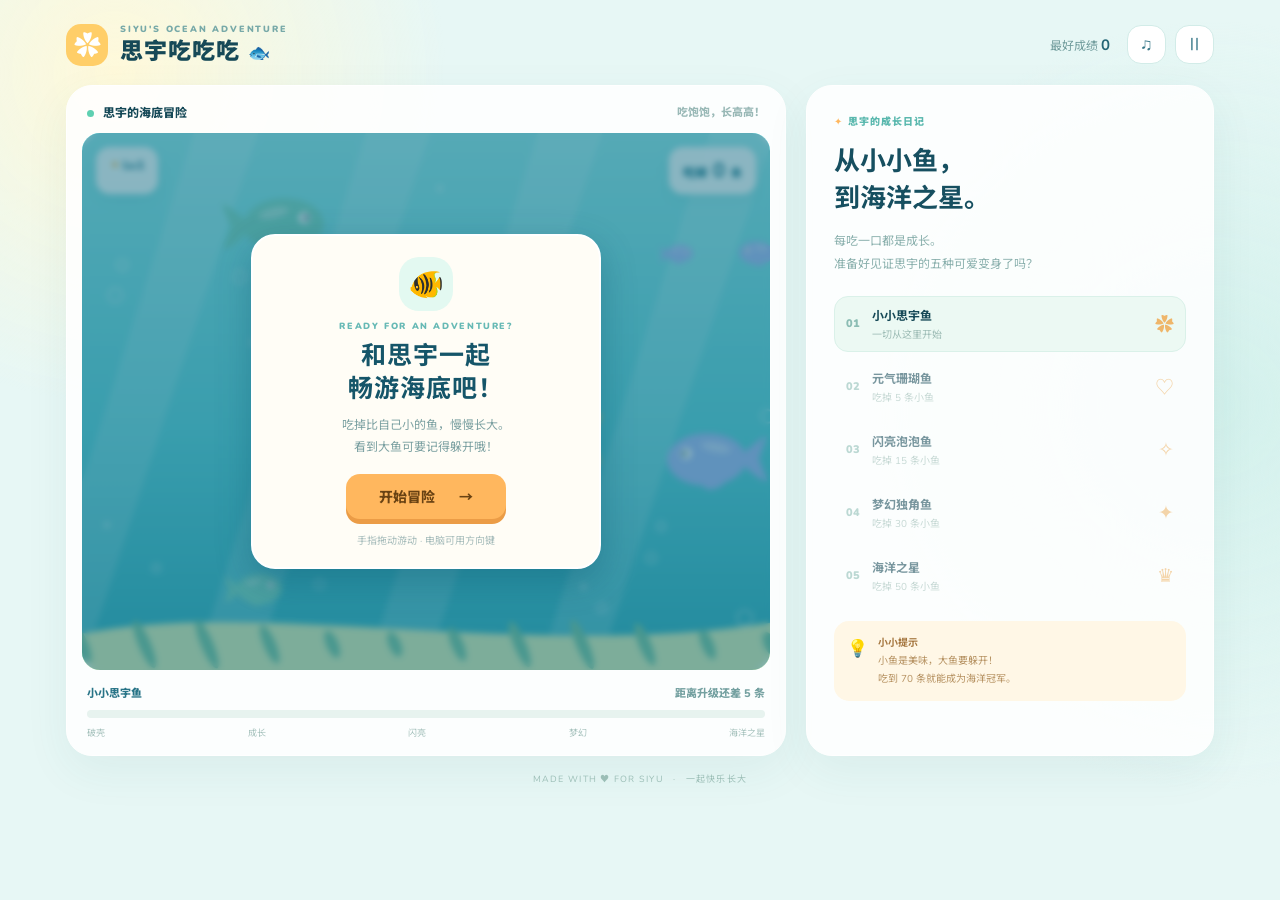
<file: index.html>
<!doctype html>
<html lang="zh-CN"><head><meta charset="utf-8"><meta name="viewport" content="width=device-width, initial-scale=1, viewport-fit=cover"><meta name="theme-color" content="#0c738a"><title>思宇吃吃吃 · 海底成长日记</title><link rel="stylesheet" href="style.css"></head>
<body><main class="app"><header class="top"><div class="brand"><span class="brand-icon">✿</span><div><div class="eyebrow">SIYU'S OCEAN ADVENTURE</div><h1>思宇吃吃吃 <span>🐟</span></h1></div></div><div class="top-right"><span class="best-label">最好成绩 <b id="best">0</b></span><button id="sound" class="icon-button" aria-label="关闭声音" title="声音">♫</button><button id="pause" class="icon-button" aria-label="暂停游戏" title="暂停">Ⅱ</button></div></header>
<div class="layout"><section class="game-card"><div class="game-head"><div><span class="live-dot"></span> 思宇的海底冒险</div><span class="tiny">吃饱饱，长高高！</span></div><div class="game-wrap" id="gameWrap"><canvas id="game" aria-label="大鱼吃小鱼游戏画面"></canvas><div class="hud"><div class="level-pill"><span>✦</span> <span id="level">Lv.1</span></div><div class="score-pill">吃掉 <strong id="score">0</strong> <small>条</small></div></div><div id="notice" class="notice"></div><div class="overlay" id="overlay"><div class="panel"><div id="panelIcon" class="panel-icon">🐠</div><div id="winner" class="winner-fish" hidden><span class="winner-tail"></span><span class="winner-crown">♛</span><img src="avatar.jpg" alt="思宇的海洋之星造型"><span class="winner-sparkle">✦</span></div><p class="panel-kicker" id="panelKicker">READY FOR AN ADVENTURE?</p><h2 id="panelTitle">和思宇一起<br>畅游海底吧！</h2><p id="panelText">吃掉比自己小的鱼，慢慢长大。<br>看到大鱼可要记得躲开哦！</p><button id="start" class="primary">开始冒险 <span>→</span></button><div class="panel-foot">手指拖动游动 · 电脑可用方向键</div></div></div></div><div class="progress-block"><div class="progress-line"><span id="stageName">小小思宇鱼</span><span id="progressText">距离升级还差 5 条</span></div><div class="track"><div id="progress" class="progress"></div></div><div class="milestones"><span>破壳</span><span>成长</span><span>闪亮</span><span>梦幻</span><span>海洋之星</span></div></div></section>
<aside class="sidebar"><div class="side-heading"><span>✦</span> 思宇的成长日记</div><h2>从小小鱼，<br>到海洋之星。</h2><p class="side-copy">每吃一口都是成长。<br>准备好见证思宇的五种可爱变身了吗？</p><div class="stage-list"><div class="stage active" data-stage="1"><i>01</i><div><b>小小思宇鱼</b><small>一切从这里开始</small></div><span>✿</span></div><div class="stage" data-stage="2"><i>02</i><div><b>元气珊瑚鱼</b><small>吃掉 5 条小鱼</small></div><span>♡</span></div><div class="stage" data-stage="3"><i>03</i><div><b>闪亮泡泡鱼</b><small>吃掉 15 条小鱼</small></div><span>✧</span></div><div class="stage" data-stage="4"><i>04</i><div><b>梦幻独角鱼</b><small>吃掉 30 条小鱼</small></div><span>✦</span></div><div class="stage" data-stage="5"><i>05</i><div><b>海洋之星</b><small>吃掉 50 条小鱼</small></div><span>♛</span></div></div><div class="tip"><span>💡</span><div><b>小小提示</b><br>小鱼是美味，大鱼要躲开！<br>吃到 70 条就能成为海洋冠军。</div></div></aside></div><footer>MADE WITH ♥ FOR SIYU <span>·</span> 一起快乐长大</footer></main><script src="game.js"></script></body></html>
</file>
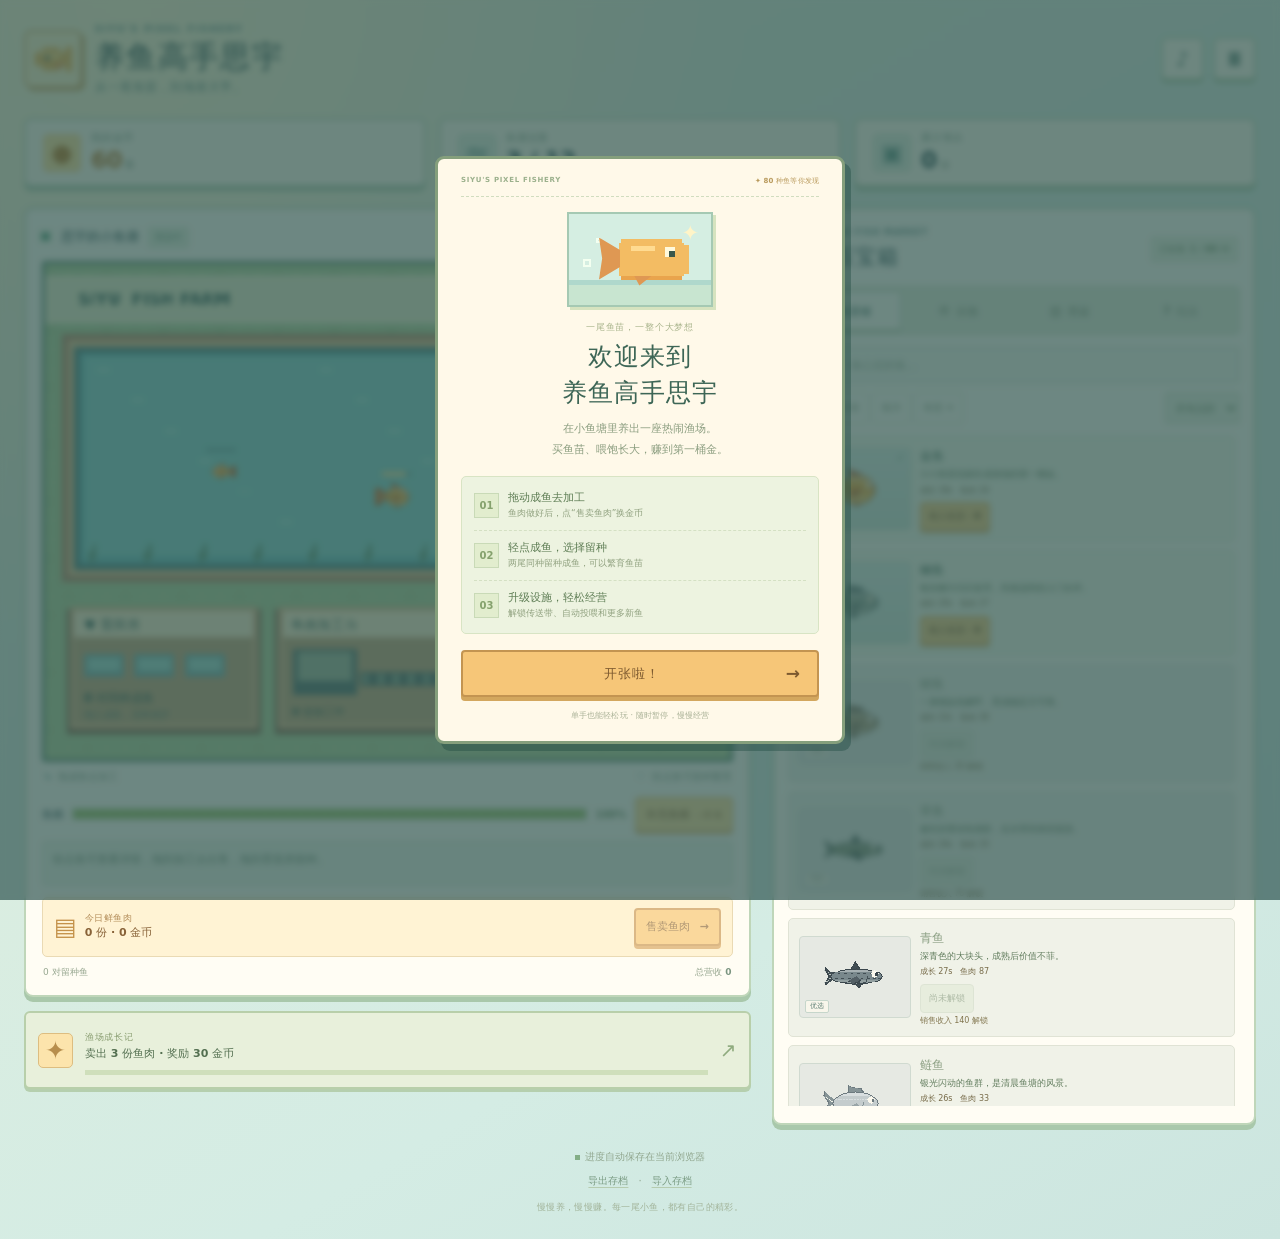
<file: fish-farm/index.html>
<!doctype html>
<html lang="zh-CN">
<head>
<meta charset="utf-8"><meta name="viewport" content="width=device-width,initial-scale=1,viewport-fit=cover"><meta name="theme-color" content="#d8eee4"><meta name="description" content="养鱼高手思宇：一座装满奇思妙想的像素渔场。买鱼苗、养大、留种繁育，经营属于你的鱼肉工坊。"><meta name="apple-mobile-web-app-capable" content="yes"><title>养鱼高手思宇 · 像素渔场</title><link rel="stylesheet" href="style.css"><link rel="manifest" href="manifest.webmanifest"><link rel="apple-touch-icon" href="icon-192.png">
</head>
<body>
<main class="app">
<header class="top"><div class="brand"><div class="brand-mark" aria-hidden="true"><svg viewBox="0 0 48 48"><path fill="#f4bc60" d="M5 17h8v-5h18v5h6v-6h7v26h-7v-6h-6v5H13v-5H5z"/><path fill="#ffd986" d="M13 17h18v7H13z"/><path fill="#284b50" d="M16 21h4v4h-4z"/><path fill="#ee9251" d="M27 29h7v4h-7z"/></svg></div><div><span class="eyebrow">SIYU'S PIXEL FISHERY</span><h1>养鱼高手思宇</h1><p>从一尾鱼苗，到海港大亨。</p></div></div><div class="controls"><button id="sound" class="icon-button" type="button" aria-label="关闭音效" title="音效">♫</button><button id="pause" class="icon-button" type="button" aria-label="暂停游戏" title="暂停">Ⅱ</button></div></header>
<section class="stats" aria-label="渔场概况"><div class="stat stat-coins"><span class="stat-icon" aria-hidden="true">●</span><div><small>我的金币</small><b id="coins">40</b><span class="unit"> G</span></div></div><div class="stat"><span class="stat-icon fish-symbol" aria-hidden="true">≈</span><div><small>鱼塘住客</small><b id="count">3 / 8</b><span class="unit"> 条</span></div></div><div class="stat"><span class="stat-icon" aria-hidden="true">▣</span><div><small>累计售出</small><b id="sold">0</b><span class="unit"> 份</span></div></div></section>
<div class="game-layout">
<div class="farm-column">
<section class="farm-card" aria-label="我的渔场"><div class="sectionhead"><div><span class="dot"></span> 思宇的小鱼塘 <span id="status" class="status">营业中</span></div><button id="help" class="text-btn" type="button">怎么玩 <span aria-hidden="true">?</span></button></div><div class="scene-wrap"><canvas id="scene" width="720" height="520" aria-label="鱼塘游戏画面。拖动成熟鱼到加工区，轻点鱼可查看并留种。"></canvas><div id="toast" class="toast" role="status" aria-live="polite"></div></div><div class="scene-tip"><span><i aria-hidden="true">↘</i> 拖成鱼去加工</span><span><i aria-hidden="true">♡</i> 轻点鱼可留种繁育</span></div><div class="feedline"><span class="feed-label">鱼粮</span><div class="feedbar" aria-hidden="true"><div id="feedfill"></div></div><b id="feedtext">100%</b><button id="feed" type="button">补充鱼粮 <small>−5 G</small></button></div><div id="selected" class="selected">轻点一条鱼，看看它的成长进度。</div><div class="stockbar"><div class="stock-info"><span class="stock-icon" aria-hidden="true">▤</span><div><small>今日鲜鱼肉</small><b id="inventoryText">库存 0 份 · 价值 0 G</b></div></div><button id="sellAll" type="button">售卖鱼肉 <span aria-hidden="true">→</span></button></div><div class="farm-meta"><span id="breedInfo">留种两尾同种成鱼，繁育下一代</span><span>总营收 <b id="revenue">0 G</b></span></div></section>
<section class="mission-card" aria-label="成长目标"><div class="mission-emblem" aria-hidden="true">✦</div><div class="mission-content"><small>渔场成长记</small><p id="mission">第一笔生意：养大并售出一条鱼</p><div class="mission-track"><div id="missionProgress"></div></div></div><span class="mission-arrow" aria-hidden="true">↗</span></section>
</div>
<section class="panel" aria-label="渔场小铺与图鉴"><div class="panel-head"><div><span class="eyebrow">THE LITTLE FISH MARKET</span><h2>渔场百宝箱</h2></div><span id="catalogStats" class="catalog-badge">发现 1 / 80</span></div><nav class="tabs" aria-label="渔场功能"><button class="active" type="button" data-tab="fish"><span aria-hidden="true">◈</span> 鱼苗铺</button><button type="button" data-tab="upgrade"><span aria-hidden="true">⚙</span> 设施</button><button type="button" data-tab="book"><span aria-hidden="true">▥</span> 图鉴</button><button type="button" data-tab="guide"><span aria-hidden="true">?</span> 玩法</button></nav><div id="fishPanel" class="fish-panel"><label class="searchbox"><span aria-hidden="true">⌕</span><input id="search" type="search" placeholder="寻找一条心仪的鱼…" aria-label="搜索鱼种" autocomplete="off" spellcheck="false"></label><div class="filterline"><div id="filters" class="filters" aria-label="鱼种类别"><button type="button" class="active" data-filter="all">全部</button><button type="button" data-filter="河湖">河湖</button><button type="button" data-filter="海洋">海洋</button><button type="button" data-filter="奇想">奇想 ✦</button></div><select id="rarityFilter" aria-label="按稀有度筛选"><option value="all">所有品阶</option><option value="0">普通</option><option value="1">优良</option><option value="2">稀有</option><option value="3">史诗</option><option value="4">传说</option><option value="5">典藏</option></select></div></div><div id="shop" class="shop" aria-live="polite"></div></section>
</div>
<footer><div class="footer-note"><span class="save-dot" aria-hidden="true"></span><span id="saveStatus">进度自动保存在当前浏览器</span></div><div class="save-tools"><button id="exportSave" type="button">导出存档</button><span aria-hidden="true">·</span><button id="importSave" type="button">导入存档</button><button id="install" type="button" hidden>添加到桌面</button><input id="saveFile" type="file" accept="application/json,.json" hidden></div><p>慢慢养，慢慢赚。每一尾小鱼，都有自己的精彩。</p></footer>
</main>
<div class="modal" id="intro" role="dialog" aria-modal="true" aria-labelledby="introTitle"><div class="dialog"><div class="dialog-top"><span>SIYU'S PIXEL FISHERY</span><span>✦ 80 种鱼等你发现</span></div><div class="welcome-art" aria-hidden="true"><div class="tiny-bubble b1"></div><div class="tiny-bubble b2"></div><div class="welcome-fish"><i></i><b></b></div><span class="welcome-star">✦</span></div><small>一尾鱼苗，一整个大梦想</small><h2 id="introTitle">欢迎来到<br>养鱼高手思宇</h2><p>在小鱼塘里养出一座热闹渔场。<br>买鱼苗、喂饱长大，赚到第一桶金。</p><div class="rules"><div><span>01</span><p><b>拖动成鱼去加工</b><small>鱼肉做好后，点“售卖鱼肉”换金币</small></p></div><div><span>02</span><p><b>轻点成鱼，选择留种</b><small>两尾同种留种成鱼，可以繁育鱼苗</small></p></div><div><span>03</span><p><b>升级设施，轻松经营</b><small>解锁传送带、自动投喂和更多新鱼</small></p></div></div><button id="start" class="primary" type="button">开张啦！ <span aria-hidden="true">→</span></button><div class="intro-foot">单手也能轻松玩 · 随时暂停，慢慢经营</div></div></div>
<script src="fish-data.js"></script><script src="fish-art.js"></script><script src="game.js"></script>
</body></html>
</file>
<file: style.css>
@import url('https://fonts.googleapis.com/css2?family=Nunito:wght@600;700;800;900&family=Noto+Sans+SC:wght@400;500;600;700;800;900&display=swap');
:root{font-family:Nunito,'Noto Sans SC',system-ui,sans-serif;color:#164957;background:#e7f7f5;font-synthesis:none}*{box-sizing:border-box}body{margin:0;background:radial-gradient(circle at 9% 9%,#fff9da 0,transparent 24%),radial-gradient(circle at 95% 50%,#d3f1ec 0,transparent 30%),#e7f7f5}.app{max-width:1200px;margin:auto;padding:23px 26px 10px}.top{display:flex;align-items:center;justify-content:space-between;margin-bottom:18px}.brand{display:flex;align-items:center;gap:12px}.brand-icon{width:42px;height:42px;border-radius:15px;background:#ffce68;display:grid;place-items:center;font-size:27px;color:#fff}.eyebrow{font-size:9px;letter-spacing:.2em;font-weight:900;color:#77a9a8}h1{font-size:23px;line-height:1.25;margin:3px 0 0;letter-spacing:.04em;font-weight:900}h1 span{font-size:18px}.top-right{display:flex;align-items:center;gap:9px}.best-label{font-size:12px;color:#729d9d;margin-right:8px}.best-label b{color:#236676;font-size:15px}.icon-button{width:39px;height:39px;border:1px solid #d2ece8;background:#fff;color:#357687;border-radius:14px;font-size:17px;font-weight:900;cursor:pointer}.layout{display:grid;grid-template-columns:minmax(0,1.5fr) minmax(260px,.85fr);gap:20px;align-items:stretch}.game-card,.sidebar{background:rgba(255,255,255,.88);border:1px solid white;border-radius:26px;box-shadow:0 15px 45px #286e7412}.game-card{padding:15px}.game-head{display:flex;justify-content:space-between;align-items:center;font-size:12px;font-weight:800;padding:2px 5px 12px}.live-dot{display:inline-block;width:7px;height:7px;background:#5ed0b1;border-radius:50%;margin-right:6px}.tiny{color:#9ab9b7;font-size:11px}.game-wrap{position:relative;overflow:hidden;border-radius:18px;background:#76d9df;aspect-ratio:1.28;touch-action:none}canvas{display:block;width:100%;height:100%;touch-action:none}.hud{position:absolute;top:14px;left:14px;right:14px;display:flex;justify-content:space-between;pointer-events:none}.level-pill,.score-pill{background:#ffffffdd;border:1px solid #ffffffb8;border-radius:14px;padding:9px 13px;color:#14768a;box-shadow:0 4px 15px #166f7e16;font-size:12px;font-weight:800}.level-pill span:first-child{color:#f1ac3d}.score-pill strong{font-size:20px;margin:0 3px}.score-pill small{font-size:11px}.overlay{position:absolute;inset:0;display:grid;place-items:center;background:#075c7770;backdrop-filter:blur(3px);padding:16px}.overlay.hidden{display:none}.panel{text-align:center;background:#fffdf6;border:2px solid #fff;border-radius:24px;padding:21px 33px 19px;box-shadow:0 12px 35px #034b6550;max-width:350px;width:100%}.panel-icon{width:54px;height:54px;background:#e3f9f1;border-radius:20px;margin:0 auto 9px;display:grid;place-items:center;font-size:29px}.panel-kicker{letter-spacing:.18em;font-size:9px;font-weight:900;color:#67b9b5;margin:0 0 8px}.panel h2{font-size:25px;line-height:1.32;margin:0;color:#155569;letter-spacing:.04em}.panel p:not(.panel-kicker){font-size:12px;line-height:1.8;color:#7ba0a1;margin:9px 0 15px}.primary{border:0;border-radius:14px;background:#ffb75e;color:#694213;font-family:inherit;font-size:14px;font-weight:800;padding:12px 21px;cursor:pointer;box-shadow:0 5px 0 #eb9c46;min-width:160px}.primary span{margin-left:20px}.panel-foot{font-size:10px;color:#a5bbba;margin-top:13px}.notice{position:absolute;left:50%;top:25%;transform:translate(-50%,-50%);color:white;font-size:24px;font-weight:900;text-shadow:0 3px 10px #126e80;pointer-events:none;white-space:nowrap;opacity:0}.notice.show{animation:pop 1.8s ease forwards}@keyframes pop{10%,70%{opacity:1;transform:translate(-50%,-60%)}100%{opacity:0;transform:translate(-50%,-110%)}}.progress-block{padding:14px 5px 1px}.progress-line{display:flex;justify-content:space-between;font-size:11px;font-weight:800;color:#75a1a1}.progress-line span:first-child{color:#287487}.track{height:8px;border-radius:9px;background:#e7f3ef;overflow:hidden;margin-top:9px}.progress{height:100%;background:linear-gradient(90deg,#71d8bd,#ffd175);width:0;transition:width .3s}.milestones{display:flex;justify-content:space-between;color:#a5c1bc;font-size:9px;margin-top:8px}.sidebar{padding:27px 27px 22px}.side-heading{color:#5ab8ae;font-size:10px;letter-spacing:.11em;font-weight:900}.side-heading span{color:#ffb75e}.sidebar h2{font-size:26px;line-height:1.45;margin:14px 0 8px;color:#164f60}.side-copy{font-size:12px;color:#8ab0ad;line-height:1.9;margin-bottom:20px}.stage-list{display:grid;gap:7px}.stage{display:flex;align-items:center;gap:12px;border:1px solid transparent;border-radius:14px;padding:9px 11px;opacity:.57}.stage.active{background:#ecf9f3;border-color:#daf1e9;opacity:1}.stage i{font-style:normal;color:#8cbdb4;font-size:11px;font-weight:900}.stage div{flex:1}.stage b{font-size:12px;display:block}.stage small{display:block;color:#9dbcb5;font-size:10px;margin-top:2px}.stage>span{font-size:19px;color:#efb66a}.tip{display:flex;gap:10px;border-radius:15px;background:#fff7e6;padding:13px;margin-top:17px;color:#b69262;font-size:10px;line-height:1.8}.tip span{font-size:17px}.tip b{color:#a5763f}footer{text-align:center;font-size:9px;letter-spacing:.14em;color:#9bbeb6;padding:16px}footer span{margin:0 6px}
@media(max-width:700px){.app{padding:13px 12px 6px}.top{margin-bottom:10px}.brand-icon{width:36px;height:36px;border-radius:12px}.eyebrow{font-size:7px}h1{font-size:19px}.best-label{font-size:10px;margin-right:0}.icon-button{width:35px;height:35px}.layout{display:block}.game-card{padding:10px;border-radius:20px}.game-head{padding-bottom:9px;font-size:11px}.game-wrap{aspect-ratio:auto;height:min(64vh,560px);min-height:370px;border-radius:15px}.panel{padding:18px 20px;max-width:290px}.panel h2{font-size:22px}.sidebar{margin-top:12px;padding:17px}.sidebar h2{font-size:19px;margin:7px 0}.side-copy{margin:0 0 10px}.stage-list{grid-template-columns:repeat(5,1fr);gap:3px}.stage{padding:6px 1px;display:block;text-align:center}.stage i,.stage small{display:none}.stage b{font-size:9px}.stage>span{font-size:16px}.tip{margin-top:10px}.milestones{font-size:8px}footer{padding:12px}.tiny{display:none}}@media(max-height:650px) and (max-width:700px){.game-wrap{height:56vh;min-height:300px}.panel-icon{display:none}.panel{padding:14px}.panel h2{font-size:19px}.panel p:not(.panel-kicker){margin:5px 0 10px}.panel-foot{margin-top:8px}}

.winner-fish[hidden]{display:none}.winner-fish{position:relative;width:94px;height:60px;border-radius:55%;background:#ffcc65;margin:10px auto 13px;box-shadow:inset 0 -6px 0 #f5b84a}.winner-fish img{position:absolute;width:50px;height:50px;right:9px;top:5px;border:2px solid #fff9;border-radius:50%;object-fit:cover;object-position:50% 22%}.winner-tail{position:absolute;left:-19px;top:12px;width:31px;height:35px;background:#ffcc65;clip-path:polygon(100% 50%,0 0,20% 50%,0 100%)}.winner-crown{position:absolute;z-index:2;color:#f4ad27;top:-23px;left:31px;font-size:30px}.winner-sparkle{position:absolute;color:white;left:14px;top:18px;font-size:20px}
</file>
<file: fish-farm/style.css>
:root{--ink:#294e50;--muted:#698c80;--paper:#fffdf4;--gold:#f4bd60;--teal:#3e8e89;font-family:system-ui,-apple-system,"PingFang SC","Microsoft YaHei",sans-serif;color:var(--ink);font-synthesis:none;background:#d8eee4;color-scheme:light}*{box-sizing:border-box}body{margin:0;min-width:300px;min-height:100vh;background:radial-gradient(ellipse at 10% 0,#fff7d4 0,transparent 38%),linear-gradient(150deg,#e4efdb,#d4ece4 70%,#cce5df);-webkit-tap-highlight-color:transparent}button,input,select{font:inherit}button{cursor:pointer;touch-action:manipulation;transition:background .13s,transform .13s}button:disabled{cursor:default}button:focus-visible,input:focus-visible,select:focus-visible{outline:3px solid #3e8e89;outline-offset:3px}button:not(:disabled):active{transform:translateY(2px)}[hidden]{display:none!important}.app{max-width:1320px;margin:auto;padding:max(22px,env(safe-area-inset-top)) max(24px,env(safe-area-inset-right)) max(24px,env(safe-area-inset-bottom)) max(24px,env(safe-area-inset-left))}.top{display:flex;align-items:center;justify-content:space-between;gap:16px;margin-bottom:22px}.brand{display:flex;align-items:center;gap:13px}.brand-mark{width:58px;height:58px;background:#fff3cb;border:2px solid #dcb77b;box-shadow:3px 3px 0 #d4b478;border-radius:7px;padding:4px;flex:none}.brand-mark svg{display:block;width:100%;height:100%;image-rendering:pixelated}.eyebrow{display:block;font-size:9px;letter-spacing:.21em;font-weight:850;color:#6b948b;line-height:1.6}.top h1{margin:2px 0 3px;font-size:30px;letter-spacing:.045em;line-height:1.25;color:#284e4c;font-weight:900}.top p{margin:0;font-size:12px;letter-spacing:.045em;color:#6e9285}.controls{display:flex;gap:9px}.icon-button{width:43px;height:43px;border:2px solid #c2d8bb;border-radius:6px;background:#fffbed;color:#4c7667;font-weight:900;font-size:20px;box-shadow:0 3px 0 #afcaaa}.icon-button:hover{background:white}.stats{display:grid;grid-template-columns:repeat(3,minmax(0,1fr));gap:13px;margin-bottom:20px}.stat{display:flex;align-items:center;gap:10px;background:#fffbed;border:2px solid #c3d8bc;border-radius:7px;padding:11px 17px;box-shadow:0 4px 0 #b0ccaf;min-width:0}.stat-icon{font-size:24px;color:#699b8b;background:#e5f0df;border:1px solid #cadfbf;display:grid;place-items:center;width:38px;height:38px;border-radius:5px;flex:none}.stat-coins .stat-icon{color:#c28635;background:#ffe4a0;border-color:#efd193}.fish-symbol{font-size:31px;line-height:1}.stat small{display:block;font-size:10px;letter-spacing:.08em;color:#7f9c85;font-weight:800;margin-bottom:2px}.stat b{font-size:23px;font-weight:900;line-height:1.2;font-variant-numeric:tabular-nums;letter-spacing:-.02em}.stat-coins b{color:#bd8036}.unit{font-size:10px;color:#8fa18b;font-weight:700}.game-layout{display:grid;grid-template-columns:minmax(0,1.5fr) minmax(340px,1fr);gap:21px;align-items:start}.farm-column{min-width:0}.farm-card,.panel{background:var(--paper);border:2px solid #bfd6b9;border-radius:9px;box-shadow:0 5px 0 #a9c8ab;padding:16px}.sectionhead{display:flex;justify-content:space-between;align-items:center;gap:8px;font-weight:850;font-size:13px;margin-bottom:11px;min-height:24px}.dot{display:inline-block;width:7px;height:7px;background:#53a279;border:1px solid #36876d;box-shadow:0 0 0 3px #e2f0da;margin-right:7px;vertical-align:1px}.status{display:inline-block;background:#e7f2df;color:#6c997c;font-size:9px;font-weight:800;padding:3px 6px;margin-left:5px;vertical-align:1px;border:1px solid #d8e7cc;border-radius:3px}.text-btn{border:0;background:transparent;color:#638b7a;font-size:11px;white-space:nowrap;padding:4px}.text-btn span{display:inline-grid;place-items:center;background:#e7efdd;border:1px solid #cadbbf;width:17px;height:17px;margin-left:2px;font-weight:900;border-radius:3px}.scene-wrap{position:relative;border:3px solid #5c8a76;box-shadow:inset 0 0 0 2px #e1edb9;background:#a1c792;border-radius:3px;overflow:hidden;isolation:isolate;line-height:0}canvas#scene{width:100%;height:auto;display:block;aspect-ratio:720/520;image-rendering:pixelated;touch-action:none;user-select:none;-webkit-user-select:none}.toast{position:absolute;left:50%;top:12px;max-width:calc(100% - 24px);transform:translate(-50%,-8px);background:#fff7df;color:#75563b;border:2px solid #b99566;box-shadow:2px 3px 0 #3d6d5b35;font-size:12px;line-height:1.45;font-weight:800;text-align:center;padding:9px 13px;opacity:0;pointer-events:none;z-index:2;transition:opacity .18s,transform .18s}.toast.show{opacity:1;transform:translate(-50%,0)}.scene-tip{display:flex;justify-content:space-between;gap:8px;color:#87a08a;font-size:10px;font-weight:700;padding:8px 1px 4px}.scene-tip i{font-style:normal;color:#579487;padding-right:3px}.feedline{display:flex;align-items:center;gap:8px;padding:9px 0}.feed-label{font-size:11px;font-weight:850;white-space:nowrap}.feedbar{flex:1;height:12px;background:#dfe9d2;border:2px solid #c4d6b6;min-width:30px;overflow:hidden}.feedbar>div{height:100%;width:100%;background:repeating-linear-gradient(90deg,#9dc66b 0 10px,#a9ce79 10px 12px);transition:width .3s}.feedline>b{font-size:10px;min-width:32px;color:#739267;font-variant-numeric:tabular-nums}.feedline button{border:1px solid #dbb26f;background:#ffe1a0;border-radius:4px;box-shadow:0 2px 0 #d4ae70;color:#8c6537;padding:8px 10px;font-size:11px;font-weight:850;white-space:nowrap;min-height:35px}.feedline button small{font-size:9px;color:#ae8750;padding-left:3px}.selected{border:1px dashed #c6d8bd;border-radius:4px;background:#eff5e8;min-height:45px;padding:9px 10px;color:#759077;font-size:11px;line-height:1.6;display:flex;align-items:center;justify-content:center;flex-wrap:wrap;gap:5px}.selected b{color:#395e54;font-weight:900}.selected button{border:1px solid #d4ae72;border-radius:4px;background:#ffe1ac;color:#8a633b;padding:7px 10px;font-size:11px;font-weight:800;min-height:34px}.selected img{height:34px;width:50px;object-fit:contain;image-rendering:pixelated}.stockbar{display:flex;align-items:center;justify-content:space-between;gap:10px;margin-top:11px;padding:10px 11px;border:1px solid #eadab4;background:#fff3d4;border-radius:5px}.stock-info{display:flex;align-items:center;gap:8px;min-width:0}.stock-icon{font-size:24px;color:#c49149;line-height:1}.stock-info small{display:block;color:#b18a56;font-size:9px;font-weight:800;letter-spacing:.06em}.stock-info b{font-size:11px;font-weight:850;color:#886238;line-height:1.45;display:block}.stockbar>button{border:2px solid #bf8947;color:#74502a;background:#f6c370;box-shadow:0 3px 0 #d09b57;border-radius:4px;min-height:38px;padding:7px 10px;font-size:11px;font-weight:900;white-space:nowrap}.stockbar>button span{margin-left:6px}.stockbar>button:disabled{opacity:.55}.farm-meta{display:flex;justify-content:space-between;gap:8px;font-size:9px;color:#96a68f;padding:9px 1px 0;line-height:1.5}.farm-meta b{font-weight:800;color:#7b9580}.farm-meta>span:last-child{white-space:nowrap}.mission-card{margin-top:14px;background:#e8f0db;border:2px solid #b8cfaa;border-radius:6px;padding:12px;display:flex;align-items:center;gap:12px;box-shadow:0 3px 0 #b5cfae}.mission-emblem{width:35px;height:35px;border:1px solid #ddbd80;display:grid;place-items:center;background:#fce4ac;color:#b78e4d;font-size:25px;flex:none;border-radius:5px}.mission-content{flex:1;min-width:0}.mission-content small{font-size:9px;color:#8a9e72;font-weight:800;letter-spacing:.08em}.mission-content p{font-size:11px;color:#536f50;font-weight:800;line-height:1.5;margin:2px 0 7px}.mission-track{height:5px;background:#cfdfbb;overflow:hidden}.mission-track>div{height:100%;width:0;background:#87ae68;transition:width .3s}.mission-arrow{font-size:20px;color:#8fab7e}.panel{padding:17px 14px;min-width:0}.panel-head{display:flex;justify-content:space-between;align-items:center;gap:6px;margin-bottom:15px;padding:1px 2px 0}.panel-head .eyebrow{font-size:8px;letter-spacing:.14em}.panel-head h2{font-size:21px;letter-spacing:.035em;margin:3px 0 0;font-weight:900}.catalog-badge{font-size:9px;white-space:nowrap;border:1px solid #d3dfc5;background:#edf4e2;color:#7d9871;padding:5px 7px;border-radius:3px;font-weight:800;font-variant-numeric:tabular-nums}.tabs{display:flex;gap:3px;padding:4px;background:#e6eedb;border:1px solid #d1dfc4;border-radius:5px;margin-bottom:11px}.tabs button{flex:1;border:1px solid transparent;background:transparent;color:#90a187;border-radius:3px;font-size:11px;font-weight:900;padding:9px 2px;white-space:nowrap;min-height:39px}.tabs button span{font-size:13px;margin-right:2px}.tabs button.active{color:#356858;background:#fffdf3;border-color:#c2d5ba;box-shadow:0 2px 0 #c1d3b7}.tabs button:hover{color:#4f7c65}.fish-panel{margin-bottom:12px}.searchbox{display:flex;align-items:center;gap:5px;border:1px solid #d7e1ca;background:#f4f7ec;border-radius:4px;padding:0 10px;height:38px}.searchbox>span{font-size:24px;line-height:1;color:#90aa8f}.searchbox input{width:100%;min-width:0;border:0;outline:none;background:transparent;color:#426956;padding:8px 2px;font-size:11px;height:100%}.searchbox input::placeholder{color:#9db099}.filterline{display:flex;justify-content:space-between;gap:7px;margin-top:8px;align-items:center}.filters{display:flex;gap:4px;min-width:0}.filters button{border:1px solid #dbe4ce;background:#fffdf4;color:#95a78b;font-size:10px;padding:6px 8px;font-weight:800;white-space:nowrap;border-radius:3px;min-height:32px}.filters button.active{background:#537f6c;color:#fffbed;border-color:#426c5d}.filterline select{max-width:100px;min-width:75px;border:1px solid #d3dfc5;border-radius:3px;color:#7d9774;background:#edf3e3;padding:6px;font-size:10px;height:32px}.shop{display:grid;grid-template-columns:1fr;gap:8px;max-height:650px;overflow:auto;overscroll-behavior:contain;padding:0 5px 5px 0;scrollbar-width:thin;scrollbar-color:#bed4b7 #f1f5e9;scroll-behavior:smooth}.shop::-webkit-scrollbar{width:5px}.shop::-webkit-scrollbar-thumb{background:#bfd4b7;border-radius:10px}.shop::-webkit-scrollbar-track{background:#eff4e6}.item,.fish-card,.book-card,.upgrade-card{position:relative;min-width:0;background:#f4f8e9;border:1px solid #dce7cf;border-radius:5px;padding:10px;display:flex;gap:9px;align-items:center;overflow:hidden}.item:hover,.fish-card:hover,.book-card:hover{border-color:#bed0aa}.item.locked,.fish-card.locked,.book-card.locked{background:#f0f2e8;border-color:#e0e3d5}.item-icon,.fish-art,.fish-portrait,.fish-thumb{height:60px;width:80px;flex:none;background:#e2efdd;border:1px solid #d5e5cc;display:grid;place-items:center;border-radius:4px;overflow:hidden;image-rendering:pixelated}.item-icon{font-size:28px}.item-icon img,.fish-art img,.fish-portrait img,.fish-thumb img{width:100%;height:100%;object-fit:contain;image-rendering:pixelated}.item img,.fish-card>img,.book-card>img{width:80px;height:60px;object-fit:contain;image-rendering:pixelated;background:#e5f1e2;flex:none;border-radius:4px}.item-info,.fish-info{flex:1;min-width:0}.item-info b,.fish-info b{display:block;color:#476b55;font-size:12px;font-weight:850;line-height:1.5}.item-info small,.fish-info small{display:block;font-size:10px;line-height:1.5;color:#92a287;margin-top:3px}.item-info p,.fish-info p{font-size:10px;line-height:1.5;color:#7b9273;margin:4px 0 0}.item button,.fish-card button,.upgrade-card button{border:1px solid #d2a862;box-shadow:0 2px 0 #d8b476;background:#f8d18a;color:#805f34;padding:8px 9px;font-size:10px;font-weight:900;border-radius:4px;white-space:nowrap;min-height:37px;flex:none}.item button:disabled,.fish-card button:disabled,.upgrade-card button:disabled{background:#e5ebda;border-color:#d9e0cf;color:#9dac94;box-shadow:none}.item .price,.fish-info .price{font-size:12px;font-weight:900;color:#b18041}.rarity,.rarity-label,.fish-tag,.tag{display:inline-block;font-size:8px;padding:1px 4px;border:1px solid #d2dfc5;border-radius:2px;background:#eaf1df;color:#859d72;font-weight:850;margin-right:3px;line-height:1.6}.rarity-1{color:#428b74;background:#e0f0e4;border-color:#b7dbc2}.rarity-2{color:#5185a5;background:#e1edf4;border-color:#bfd7e7}.rarity-3{color:#9673b7;background:#efe5f6;border-color:#d8c6e5}.rarity-4{color:#bd8a3a;background:#fff0ce;border-color:#e9d09b}.rarity-5{color:#bc7770;background:#fde8dc;border-color:#e7c1ad}.locked .fish-art,.locked .item-icon,.locked>img{opacity:.48;filter:saturate(.35)}.shop .empty,.empty-state{padding:30px 14px;border:1px dashed #d2dec2;text-align:center;background:#f3f7e9;color:#8b9f7d;line-height:1.8;font-size:12px;border-radius:5px;grid-column:1/-1}.guide-item{display:block;border:1px solid #dce5cf;background:#f3f7e8;border-radius:5px;padding:12px;color:#7a9172;font-size:11px;line-height:1.9}.guide-item b,.guide-item h3{color:#476e53;font-size:12px;font-weight:850;margin:0 0 4px}.guide-item p{margin:4px 0}.guide-item button{margin:4px;border:1px solid #bdcfb1;background:#e6efd9;color:#65855b;border-radius:3px;padding:8px 12px}.guide-item ul{padding-left:18px;margin:5px 0}.book-header,.shop-summary{font-size:10px;color:#8d9f7e;padding:2px 0 6px;grid-column:1/-1}.book-grid{display:grid;grid-template-columns:repeat(2,minmax(0,1fr));gap:7px}.book-card{flex-direction:column;text-align:center;padding:9px}.book-card .fish-art,.book-card .fish-thumb,.book-card>img{width:100%;height:66px;max-width:130px}.book-card b{display:block;font-size:11px;color:#53755d}.book-card small{font-size:9px;color:#8ba07e}.book-card p{font-size:9px;color:#8ba07e;line-height:1.6;margin:0}.shop .section-title{font-size:11px;color:#7c9871;font-weight:850;margin:7px 0 2px}.progress-bar{height:5px;background:#d7e2ca;margin-top:5px}.progress-bar>div{height:100%;background:#91b66d}.upgrade-card .item-icon{font-size:24px;width:49px;height:49px}.item .item-icon:empty{display:none}footer{text-align:center;margin-top:24px;color:#91a78f;font-size:10px;line-height:1.6}.footer-note{display:flex;justify-content:center;align-items:center;gap:5px}.save-dot{width:5px;height:5px;background:#83ae86;display:inline-block}.save-tools{display:flex;gap:8px;align-items:center;justify-content:center;margin-top:4px}.save-tools button{border:0;background:none;font-size:10px;color:#7c9d85;padding:4px 2px;text-decoration:underline;text-decoration-color:#b6ccb0;text-underline-offset:3px}.save-tools button:hover{color:#346e59}footer p{font-size:9px;letter-spacing:.04em;color:#a2b49a;margin:7px 0 0}.modal{position:fixed;inset:0;z-index:10;background:#264c49ab;display:flex;align-items:center;justify-content:center;padding:18px;overflow:auto;backdrop-filter:blur(3px)}.dialog{width:min(410px,100%);background:#fff9e9;border:3px solid #859f7c;box-shadow:6px 7px 0 #1f494366;border-radius:9px;padding:17px 23px 20px;text-align:center;max-height:calc(100svh - 36px);overflow:auto;position:relative}.dialog-top{display:flex;justify-content:space-between;color:#9bb08c;font-size:7px;letter-spacing:.1em;font-weight:900;border-bottom:1px dashed #d1ddbf;padding-bottom:10px;gap:4px}.dialog-top span:last-child{color:#b99a5c;letter-spacing:.02em}.welcome-art{height:95px;width:146px;position:relative;margin:15px auto 4px;background:linear-gradient(#d5eee2 0 73%,#afd8cc 73% 78%,#c8e5d0 78%);border:2px solid #a5c9b3;box-shadow:3px 3px 0 #d6e3bf;overflow:hidden}.welcome-fish{width:65px;height:33px;background:#f3bc63;position:absolute;left:50px;top:29px;box-shadow:0 -6px 0 -2px #f3bc63,0 6px 0 -2px #e9a44d,7px 0 0 -2px #f3bc63}.welcome-fish:before{content:"";position:absolute;left:-20px;top:-5px;width:21px;height:42px;background:#df9853;clip-path:polygon(0 0,100% 30%,100% 70%,0 100%,15% 50%)}.welcome-fish:after{content:"";position:absolute;top:8px;right:9px;width:6px;height:6px;background:#39574b;box-shadow:-2px -2px 0 2px #fff9dc}.welcome-fish i{position:absolute;left:12px;top:3px;width:24px;height:5px;background:#ffdb91}.welcome-fish b{position:absolute;left:15px;bottom:-10px;width:18px;height:10px;background:#df9853;clip-path:polygon(0 0,100% 0,30% 100%)}.welcome-star{position:absolute;right:12px;top:7px;color:#fff4c7;font-size:21px}.tiny-bubble{position:absolute;border:2px solid #f3fff0;width:8px;height:8px;left:14px;top:45px}.tiny-bubble.b2{width:5px;height:5px;left:27px;top:24px}.dialog>small{display:block;font-size:9px;color:#a9b48c;margin:14px 0 5px;letter-spacing:.09em;font-weight:800}.dialog h2{font-size:25px;line-height:1.45;color:#3d6656;letter-spacing:.04em;font-weight:950;margin:0 0 8px}.dialog>p{color:#8c9e80;font-size:11px;line-height:1.9;margin:7px 0 15px}.rules{background:#edf3e0;border:1px solid #d8e4c4;border-radius:5px;padding:4px 12px;text-align:left}.rules>div{display:flex;gap:9px;align-items:center;padding:8px 0;border-bottom:1px dashed #d4e0c3}.rules>div:last-child{border-bottom:0}.rules>div>span{font-size:10px;color:#85a16d;border:1px solid #c9dab7;background:#e2edce;width:25px;height:25px;display:grid;place-items:center;flex:none;font-weight:900}.rules p{margin:0}.rules b{font-size:11px;display:block;color:#5e7d54;line-height:1.6;font-weight:850}.rules small{font-size:9px;display:block;color:#90a17f;line-height:1.7}.primary{width:100%;border:2px solid #c39451;border-radius:4px;background:#f6c678;color:#7c592f;font-size:13px;letter-spacing:.08em;font-weight:900;padding:12px 16px;margin-top:16px;box-shadow:0 4px 0 #d3a75e;min-height:47px}.primary span{float:right;font-size:17px;line-height:1}.primary:hover{background:#ffcf7e}.intro-foot{font-size:8px;color:#a9b196;margin-top:13px;letter-spacing:.02em}
@media(min-width:1100px){.panel{position:sticky;top:15px}.shop{max-height:670px}}
@media(max-width:1000px){.game-layout{grid-template-columns:minmax(0,1.3fr) minmax(300px,1fr);gap:15px}.app{padding:20px 16px 25px}.farm-card{padding:12px}.item,.fish-card{gap:7px;padding:8px}.item-icon,.fish-art,.fish-portrait,.fish-thumb,.item img,.fish-card>img{width:64px;height:51px}.item button,.fish-card button{padding:7px 6px;font-size:9px}.item-info b,.fish-info b{font-size:11px}.stock-info b{font-size:10px}}
@media(max-width:760px){.app{padding:max(13px,env(safe-area-inset-top)) max(10px,env(safe-area-inset-right)) max(18px,env(safe-area-inset-bottom)) max(10px,env(safe-area-inset-left));max-width:620px}.top{margin-bottom:13px;gap:6px}.brand{gap:9px}.brand-mark{width:43px;height:43px;border-radius:5px;box-shadow:2px 2px 0 #d4b478;padding:2px}.top h1{font-size:23px;margin:1px 0 2px;letter-spacing:.02em}.top p{font-size:10px;letter-spacing:0}.eyebrow{font-size:7px;letter-spacing:.13em}.controls{gap:6px}.icon-button{width:35px;height:37px;font-size:17px;border-radius:4px;min-width:35px}.stats{gap:7px;margin-bottom:13px}.stat{padding:8px 9px;gap:6px;border-radius:5px;box-shadow:0 3px 0 #b0ccaf}.stat-icon{width:26px;height:28px;font-size:17px;border-radius:3px}.fish-symbol{font-size:24px}.stat small{font-size:8px;margin-bottom:2px;letter-spacing:.02em}.stat b{font-size:18px}.unit{font-size:8px}.game-layout{display:flex;flex-direction:column;gap:15px}.farm-column,.panel{width:100%}.farm-card{padding:9px;border-radius:6px;box-shadow:0 4px 0 #a9c8ab}.sectionhead{font-size:12px;margin-bottom:7px;min-height:23px}.status{font-size:8px;padding:2px 4px}.text-btn{font-size:10px}.scene-wrap{border-width:2px}.scene-tip{font-size:9px;padding:7px 1px 3px}.feedline{padding:7px 0;gap:6px}.feed-label{font-size:10px}.feedline button{font-size:10px;min-height:34px;padding:7px 8px}.feedline button small{font-size:8px;padding-left:2px}.feedline>b{font-size:9px;min-width:29px}.feedbar{height:11px}.selected{font-size:10px;padding:7px 8px;min-height:40px}.selected button{font-size:10px;padding:6px 8px;min-height:32px}.stockbar{margin-top:8px;padding:8px 9px;gap:6px}.stock-info{gap:7px}.stock-icon{font-size:22px}.stock-info b{font-size:10px}.stock-info small{font-size:8px}.stockbar>button{min-height:36px;padding:6px 9px;font-size:10px}.farm-meta{font-size:8px;padding-top:8px;gap:5px}.mission-card{margin-top:12px;padding:9px 10px;gap:9px}.mission-emblem{width:30px;height:30px;font-size:21px}.mission-content small{font-size:8px}.mission-content p{font-size:10px;margin-bottom:5px}.mission-arrow{font-size:18px}.panel{padding:12px 10px;border-radius:6px;position:static}.panel-head{margin-bottom:11px}.panel-head h2{font-size:19px}.panel-head .eyebrow{font-size:7px}.catalog-badge{font-size:8px;padding:4px 6px}.tabs{margin-bottom:10px}.tabs button{font-size:11px;min-height:40px;padding:9px 2px}.tabs button span{font-size:12px;margin-right:3px}.searchbox{height:39px}.searchbox input{font-size:12px}.filters button{min-height:34px;padding:6px 10px}.filterline select{max-width:100px;height:34px}.shop{max-height:min(62svh,600px);padding-right:3px;gap:8px}.item,.fish-card,.upgrade-card{padding:10px;gap:10px}.item-icon,.fish-art,.fish-portrait,.fish-thumb,.item img,.fish-card>img{height:58px;width:82px}.item-info b,.fish-info b{font-size:12px}.item-info small,.fish-info small{font-size:10px}.item button,.fish-card button,.upgrade-card button{padding:8px 10px;font-size:10px;min-height:39px}.guide-item{font-size:11px;padding:11px;line-height:1.9}footer{margin-top:20px;font-size:9px}.save-tools button{font-size:9px;padding:7px 3px}footer p{font-size:8px}.dialog{padding:15px 20px 17px}.welcome-art{margin-top:13px;height:83px;width:140px}.welcome-fish{top:25px;left:49px}.dialog h2{font-size:24px}.dialog>p{margin-bottom:12px}.dialog>small{margin-top:10px}.rules>div{padding:7px 0}.primary{margin-top:14px}.toast{font-size:11px;padding:8px 11px;top:10px}}
@media(max-width:365px){.top h1{font-size:20px}.brand-mark{width:37px;height:39px}.brand{gap:7px}.top p{font-size:9px}.icon-button{width:31px;min-width:31px;height:34px}.stat{padding:7px 6px;gap:5px}.stat-icon{width:23px;height:25px;font-size:16px}.stat b{font-size:16px}.unit{display:none}.item,.fish-card{gap:7px;padding:8px}.item-icon,.fish-art,.fish-portrait,.fish-thumb,.item img,.fish-card>img{width:66px;height:53px}.item button,.fish-card button{padding:7px;font-size:9px}.filters button{padding:6px 8px}.scene-tip{font-size:8px}.stock-info b{font-size:9px}.farm-meta{font-size:7px}.feedline button{padding:7px 6px}.dialog{padding:13px 15px}.dialog-top{font-size:6px}.welcome-art{height:75px;margin:10px auto 0}.dialog h2{font-size:22px}.dialog>small{font-size:8px}.dialog>p{font-size:10px;margin:5px 0 10px}}
@media(prefers-reduced-motion:reduce){*,*:before,*:after{scroll-behavior:auto!important;transition:none!important}}
/* Dynamic game cards */
.fish-image{width:112px;height:82px;flex:none;position:relative;background:linear-gradient(#dfefe6,#d3e8da);border:1px solid #c8ddc7;border-radius:4px;overflow:hidden;display:grid;place-items:center}.fish-image img{width:112px;height:72px;object-fit:contain;image-rendering:pixelated;background:none}.fish-image .rarity{position:absolute;bottom:4px;left:5px;margin:0;font-size:7px;padding:0 4px;background:#fff8dfdd}.fish-image .seen{position:absolute;right:5px;top:3px;color:#73966c;font-size:10px}.fish-copy{flex:1;min-width:0}.fish-copy>b{display:block;font-size:12px;line-height:1.5;font-weight:900;color:#426a55}.fish-copy>small{display:block;font-size:9px;line-height:1.6;color:#7d9576;margin:2px 0}.fish-meta{display:flex;gap:8px;flex-wrap:wrap;font-size:8px;color:#a0926e;line-height:1.8;margin:2px 0 4px}.fish-copy button{min-height:29px;padding:5px 8px;font-size:9px}.unlock-text{display:block;min-height:0;font-size:8px;color:#a59d80;margin-top:2px;line-height:1.4}.unlock-text:empty{display:none}.locked .fish-image{filter:saturate(.45);background:#e4eadd}.locked .fish-copy>b{color:#8b9f83}.locked .fish-copy button{font-size:9px}.selected{display:block;text-align:left}.selected-name{display:flex;align-items:center;justify-content:space-between;gap:7px;line-height:1.6}.selected-name>b{font-size:12px}.selected-name>span{font-size:10px;color:#8a9d76}.selected>p{font-size:10px;color:#8da080;margin:3px 0 7px;line-height:1.6}.selected-actions{display:flex;gap:7px;align-items:center;justify-content:flex-end;min-height:26px;font-size:10px;color:#7b9270}.selected-actions button{min-height:34px;padding:6px 10px}.selected-actions button:disabled{background:#e3ead9;border-color:#d1dcc4;opacity:.6}.upgrade-card{display:block;padding:12px}.upgrade-card>b{display:block;font-size:12px;color:#486b53;padding-right:42px;line-height:1.6}.upgrade-card>b span{font-size:9px;color:#a0ad8c;font-weight:700}.upgrade-card>p{font-size:10px;line-height:1.8;color:#8a9c7c;margin:5px 0 9px}.upgrade-label{position:absolute;right:11px;top:12px;font-size:8px;color:#9b9b76;background:#ecebd6;border:1px solid #dddfc3;padding:2px 5px;border-radius:2px}.upgrade-card>button{display:block;width:100%;min-height:34px;font-size:10px}.guide-card{font-size:11px;line-height:1.8;color:#7c9574;background:#f1f6e7;border:1px solid #d8e4ca;border-radius:5px;padding:13px}.guide-card>b{display:block;font-size:12px;color:#507454;margin-top:12px}.guide-card>b:first-child{margin-top:0}.guide-card p{margin:5px 0 11px}.guide-card .credits{border-top:1px dashed #cfddbe;padding-top:10px;font-size:9px;color:#94a386;line-height:1.8}.guide-card a{color:#6d9675;text-underline-offset:3px}.shop .fish-card{align-items:center}.shop .fish-card .fish-image{max-width:40%}.shop .fish-card .fish-copy button{max-width:100%}.shop .fish-card .fish-copy button:disabled{opacity:.8}
@media(max-width:1000px) and (min-width:761px){.fish-image{width:86px;height:78px}.fish-image img{width:96px;height:68px}.fish-copy>small{font-size:8px}.fish-copy>b{font-size:11px}.fish-copy button{padding:5px;font-size:8px}.fish-meta{font-size:8px;gap:4px}}
@media(max-width:760px){.fish-image{width:112px;height:88px}.fish-image img{width:112px;height:72px}.fish-copy>b{font-size:13px}.fish-copy>small{font-size:10px}.fish-meta{font-size:9px;gap:10px}.fish-copy button{min-height:35px;padding:7px 10px;font-size:10px}.fish-image .rarity{font-size:8px}.selected-name>b{font-size:12px}.selected-name>span{font-size:9px}.selected>p{font-size:10px}.selected-actions button{min-height:36px;font-size:10px}.upgrade-card{padding:12px}.upgrade-card>button{min-height:38px}.upgrade-card>p{font-size:11px}.guide-card{font-size:11px;padding:12px}}
@media(max-width:365px){.fish-image{width:92px;height:85px}.fish-image img{width:104px;height:70px}.fish-copy>b{font-size:12px}.fish-copy>small{font-size:9px}.fish-meta{font-size:8px;gap:7px}.fish-copy button{font-size:9px;padding:6px 7px}.selected-actions button{padding:6px 8px}.selected-name>span{font-size:8px}}
/* Clear collection states and generous touch controls. */
.collection-tag{display:inline-block;margin-top:4px;padding:4px 7px;border:1px solid #b8d2b3;border-radius:3px;background:#e4efdc;color:#486b4f;font-size:10px;font-weight:800;line-height:1.5}
.upgrade-card>button.automation-toggle{margin-top:8px;border-color:#adc9b2;background:#e5f1e6;color:#376b51;box-shadow:0 2px 0 #bfd4bb}
.upgrade-card>button.automation-toggle[aria-pressed="false"]{border-color:#d6c799;background:#fff5d6;color:#846a38;box-shadow:0 2px 0 #ded0a8}
.fish-copy>small,.guide-card,.upgrade-card>p{color:#627d5e}.fish-meta{color:#776b49}.unlock-text{color:#82764f}
@media(max-width:760px){
  .icon-button{min-width:44px;width:44px;height:44px}.controls{gap:5px}
  .top h1{font-size:22px}.top p{font-size:10px}.brand{gap:8px}
  .tabs button,.filters button,.filterline select{min-height:44px}
  .searchbox{height:44px}.searchbox input{font-size:14px}
  .feedline button,.stockbar>button,.selected-actions button,.fish-copy button,.upgrade-card>button{min-height:44px}
  .fish-copy button{font-size:11px;padding:9px 11px}.fish-copy>small{font-size:11px;line-height:1.65}.fish-meta{font-size:10px;gap:8px}.unlock-text{font-size:10px}
  .selected-name>span,.selected>p{font-size:11px}.selected-actions{gap:8px}.selected-actions button{font-size:11px}
  .guide-card{font-size:12px;line-height:1.9}.guide-card>b{font-size:13px}.guide-card .credits{font-size:11px}
  .save-tools{gap:9px;flex-wrap:wrap}.save-tools button{min-height:44px;font-size:11px;padding:8px 4px}
  .collection-tag{font-size:11px}.stat small{font-size:9px}.farm-meta{font-size:9px}
}
@media(max-width:365px){.brand-mark{display:none}.top h1{font-size:21px}.fish-image{width:90px}.fish-copy>small{font-size:10px}.fish-copy button{font-size:10px;padding:8px}.filters button{padding:6px 7px}.filterline select{min-width:68px;max-width:88px}.selected-name{flex-wrap:wrap}}
</file>
